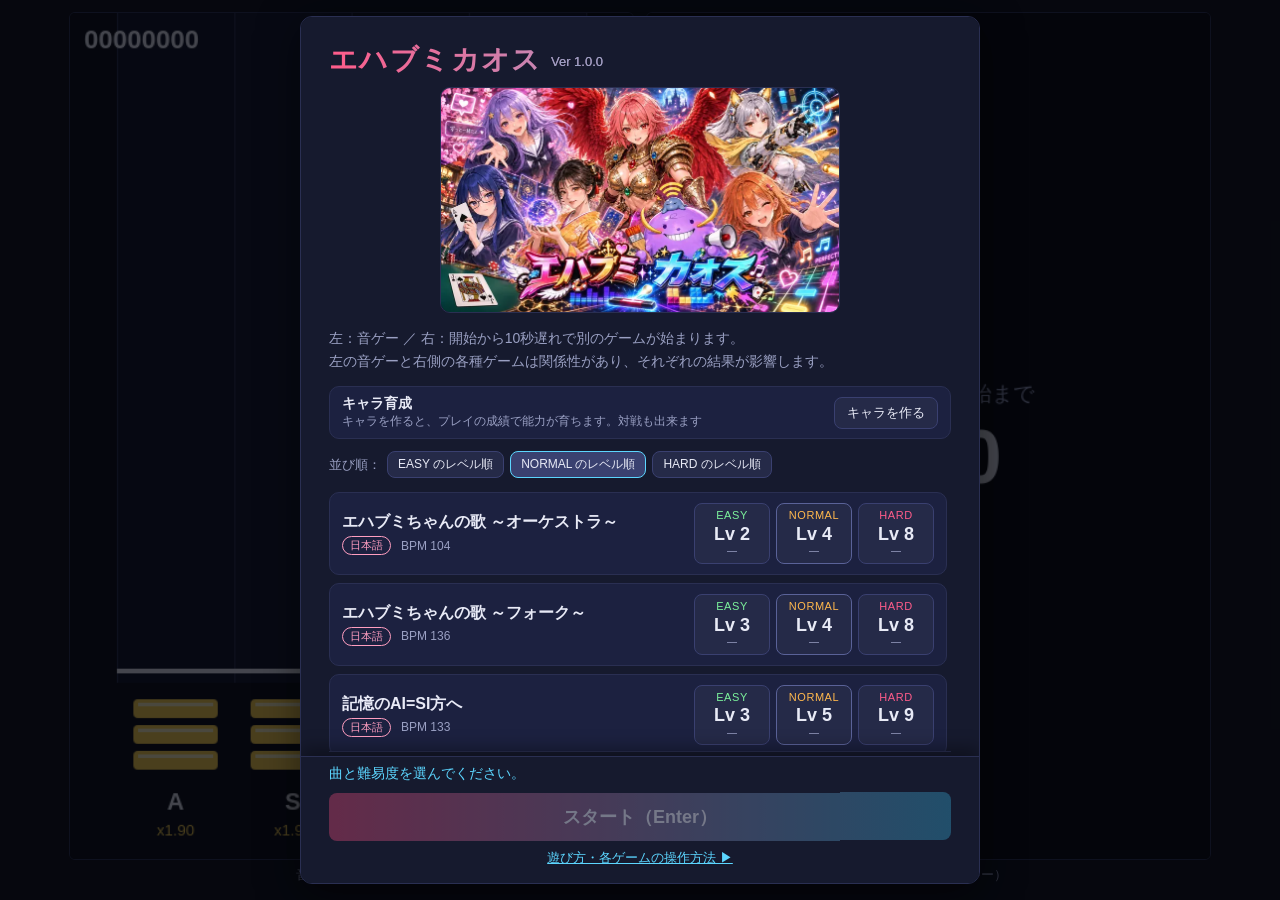
<file: index.html>
<!doctype html>
<html lang="ja">
<head>
<meta charset="utf-8">
<meta name="viewport" content="width=device-width, initial-scale=1">
<title>エハブミカオス</title>
<link rel="stylesheet" href="css/style.css">
</head>
<body>
<main id="stage">
  <section class="pane">
    <canvas id="rhythm" width="480" height="720"></canvas>
    <div class="pane-label">音ゲー（A S D F）</div>
  </section>
  <section class="pane">
    <canvas id="side" width="480" height="720"></canvas>
    <div class="pane-label" id="sideLabel">サイドゲーム（矢印キー）</div>
  </section>
</main>

<!-- スマホ・タブレット用のボタン（タッチ端末の時だけ表示）。操作ボタンは画面の下、一時停止は画面の上 -->
<div id="touchBar">
  <div class="touch-pad lanes">
    <button type="button" data-code="KeyA">A</button><button type="button" data-code="KeyS">S</button><button type="button" data-code="KeyD">D</button><button type="button" data-code="KeyF">F</button>
  </div>
  <div class="touch-pad arrows">
    <button type="button" data-code="ArrowLeft">←</button><button type="button" data-code="ArrowUp">↑</button><button type="button" data-code="ArrowRight">→</button><button type="button" data-code="ArrowDown">↓</button>
  </div>
</div>
<div class="touch-pad pause-pad"><button type="button" data-code="Escape">II 一時停止</button></div>

<div id="overlay">
  <div class="panel" id="menu">
    <h1>エハブミカオス <span class="version" data-version></span></h1>
    <img class="title-art" src="img/title.webp" width="800" height="451" alt="エハブミカオスのキャラクターたち">
    <p class="lead">左：音ゲー ／ 右：開始から10秒遅れで別のゲームが始まります。<br>
      左の音ゲーと右側の各種ゲームは関係性があり、それぞれの結果が影響します。</p>
    <div id="charBar" class="char-bar"></div>
    <div id="sortBar" class="sort-bar"></div>
    <div id="songList" class="song-list"></div>
    <p id="songHint" class="song-hint"></p>
    <label class="row option"><input type="checkbox" id="showLyrics" checked> 歌詞を背景に表示する</label>
    <!-- スタートはパネルの下に固定し、スクロールしなくても見えるようにする -->
    <div class="start-bar">
      <p id="status">曲と難易度を選んでください。</p>
      <button id="startBtn" type="button" class="primary" disabled>スタート（Enter）</button>
      <a class="help-link" href="help.html" target="_blank" rel="noopener">遊び方・各ゲームの操作方法 ▶</a>
    </div>
    <ul class="help">
      <li>音ゲー：<b>A S D F</b>（判定ラインでノーツに合わせて押す）</li>
      <li>右のゲーム：<b>矢印キー（← ↑ → ↓）だけ</b>で操作。シューティング / ブロック崩し / 格闘 / ブラックジャック / 恋愛シミュレーションが40秒ごとにランダムで切り替わり、1プレイに1度だけおみくじが出ます（操作は開始時に表示）</li>
      <li><b>Esc</b>：一時停止 ／ 再開</li>
    </ul>
    <p class="youtube-link">楽曲はYouTubeでも公開しています ▶
      <a href="https://www.youtube.com/playlist?list=PLaR7Ws9BldGE" target="_blank" rel="noopener noreferrer">YouTube の再生リストを開く</a>
    </p>
  </div>
  <div class="panel hidden" id="result"></div>
  <div class="panel hidden" id="chars"></div>
  <div class="panel hidden" id="battle"></div>
</div>

<script src="js/config.js"></script>
<script src="songs/songs.js"></script>
<script src="js/core/eventBus.js"></script>
<script src="js/core/input.js"></script>
<script src="js/core/audioEngine.js"></script>
<script src="js/core/share.js"></script>
<script src="js/core/offline.js"></script>
<script src="js/rhythm/chartGenerator.js"></script>
<script src="js/rhythm/rhythmGame.js"></script>
<script src="js/side/sideGame.js"></script>
<script src="js/side/sideGameManager.js"></script>
<script src="js/side/games/shooter.js"></script>
<script src="js/side/games/breakout.js"></script>
<script src="js/side/games/fighter.js"></script>
<script src="js/side/games/blackjack.js"></script>
<script src="js/side/games/romance.js"></script>
<script src="js/side/games/omikuji.js"></script>
<script src="js/growth/character.js"></script>
<script src="js/growth/battle.js"></script>
<script src="js/growth/ui.js"></script>
<script src="js/main.js"></script>
</body>
</html>
</file>
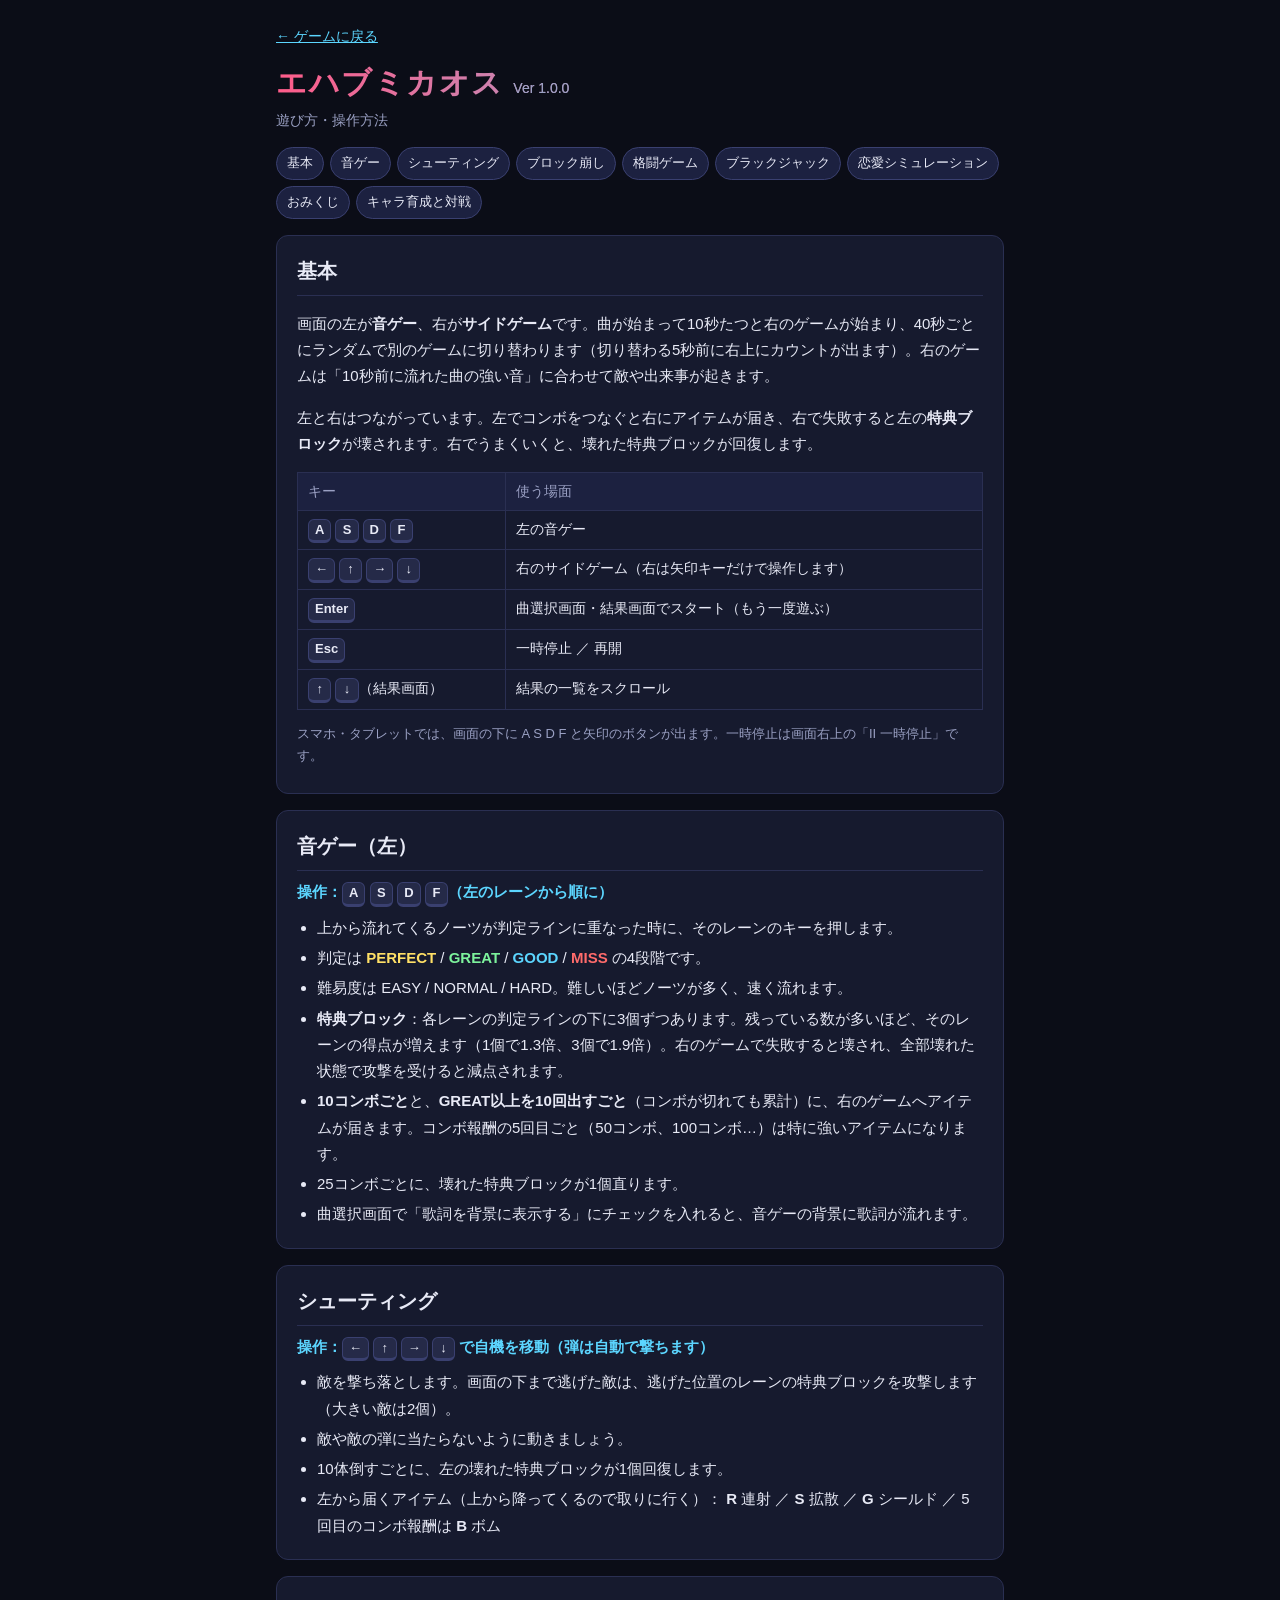
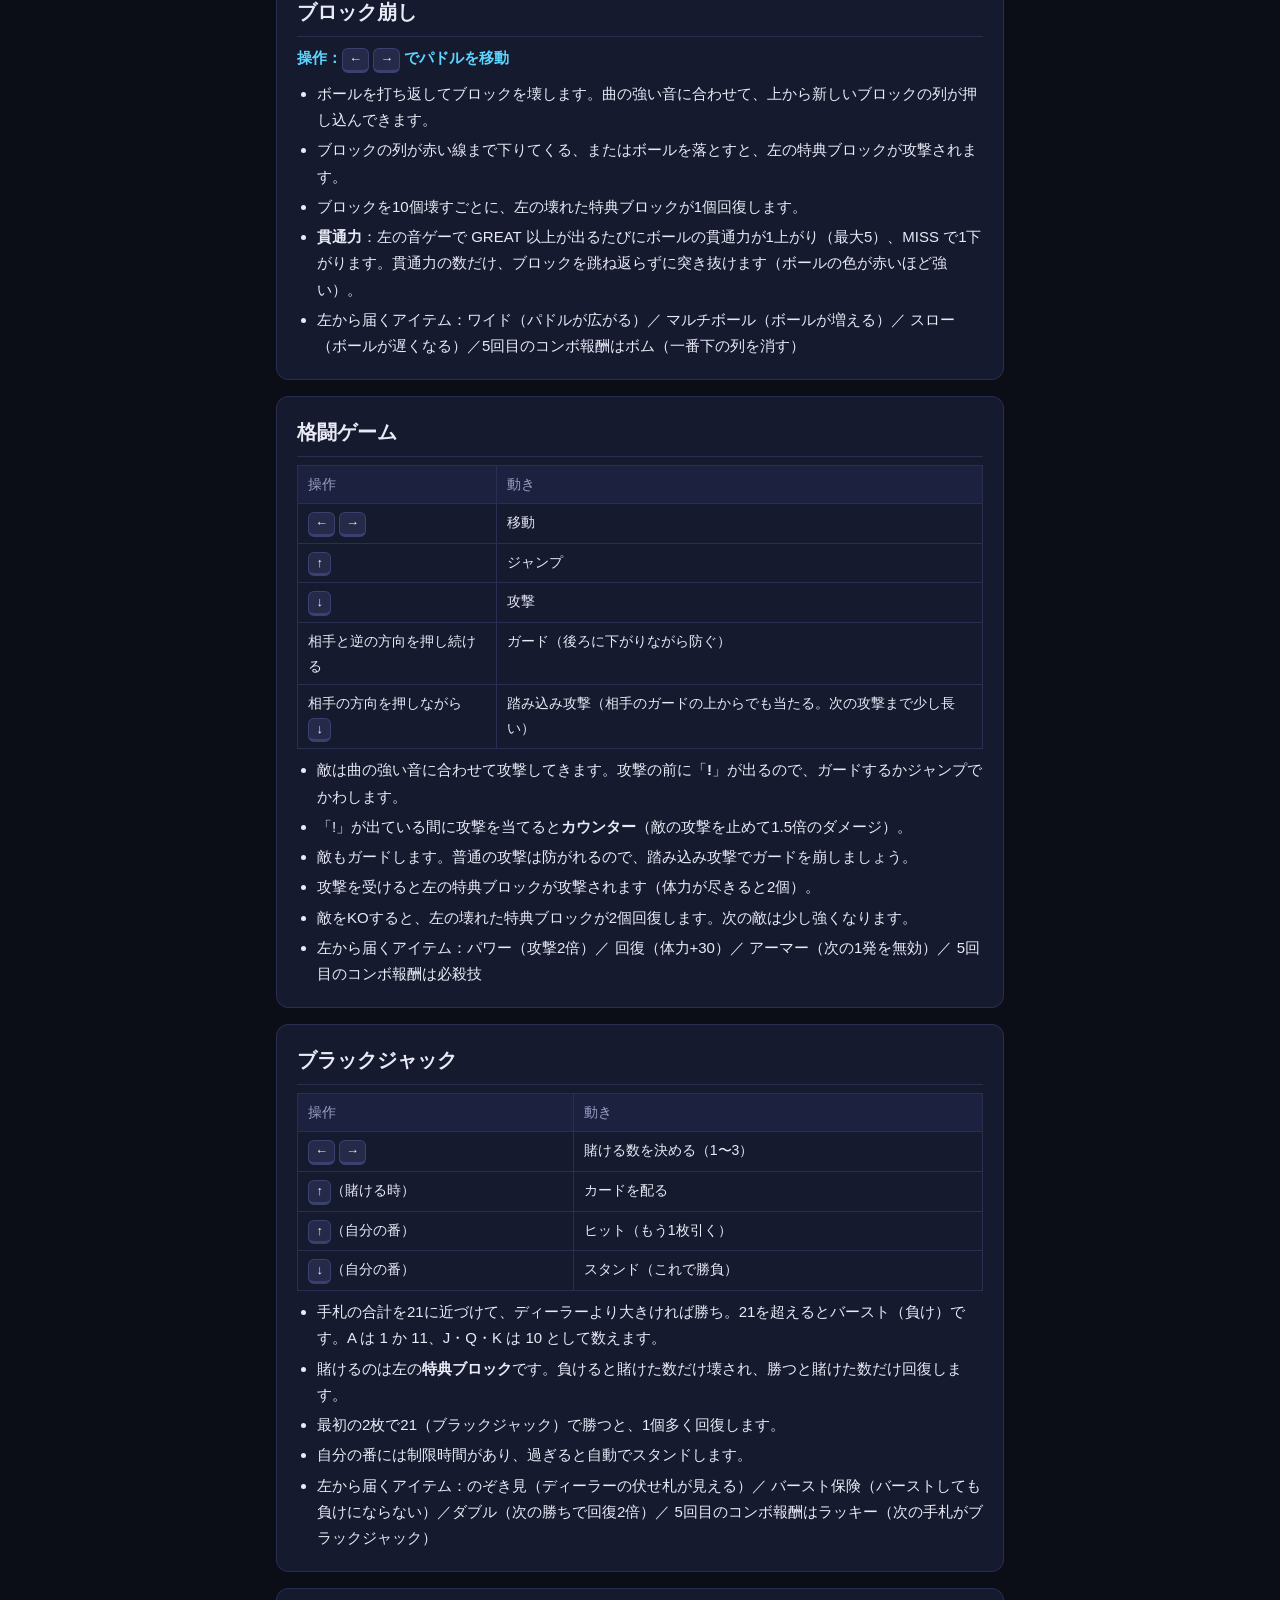
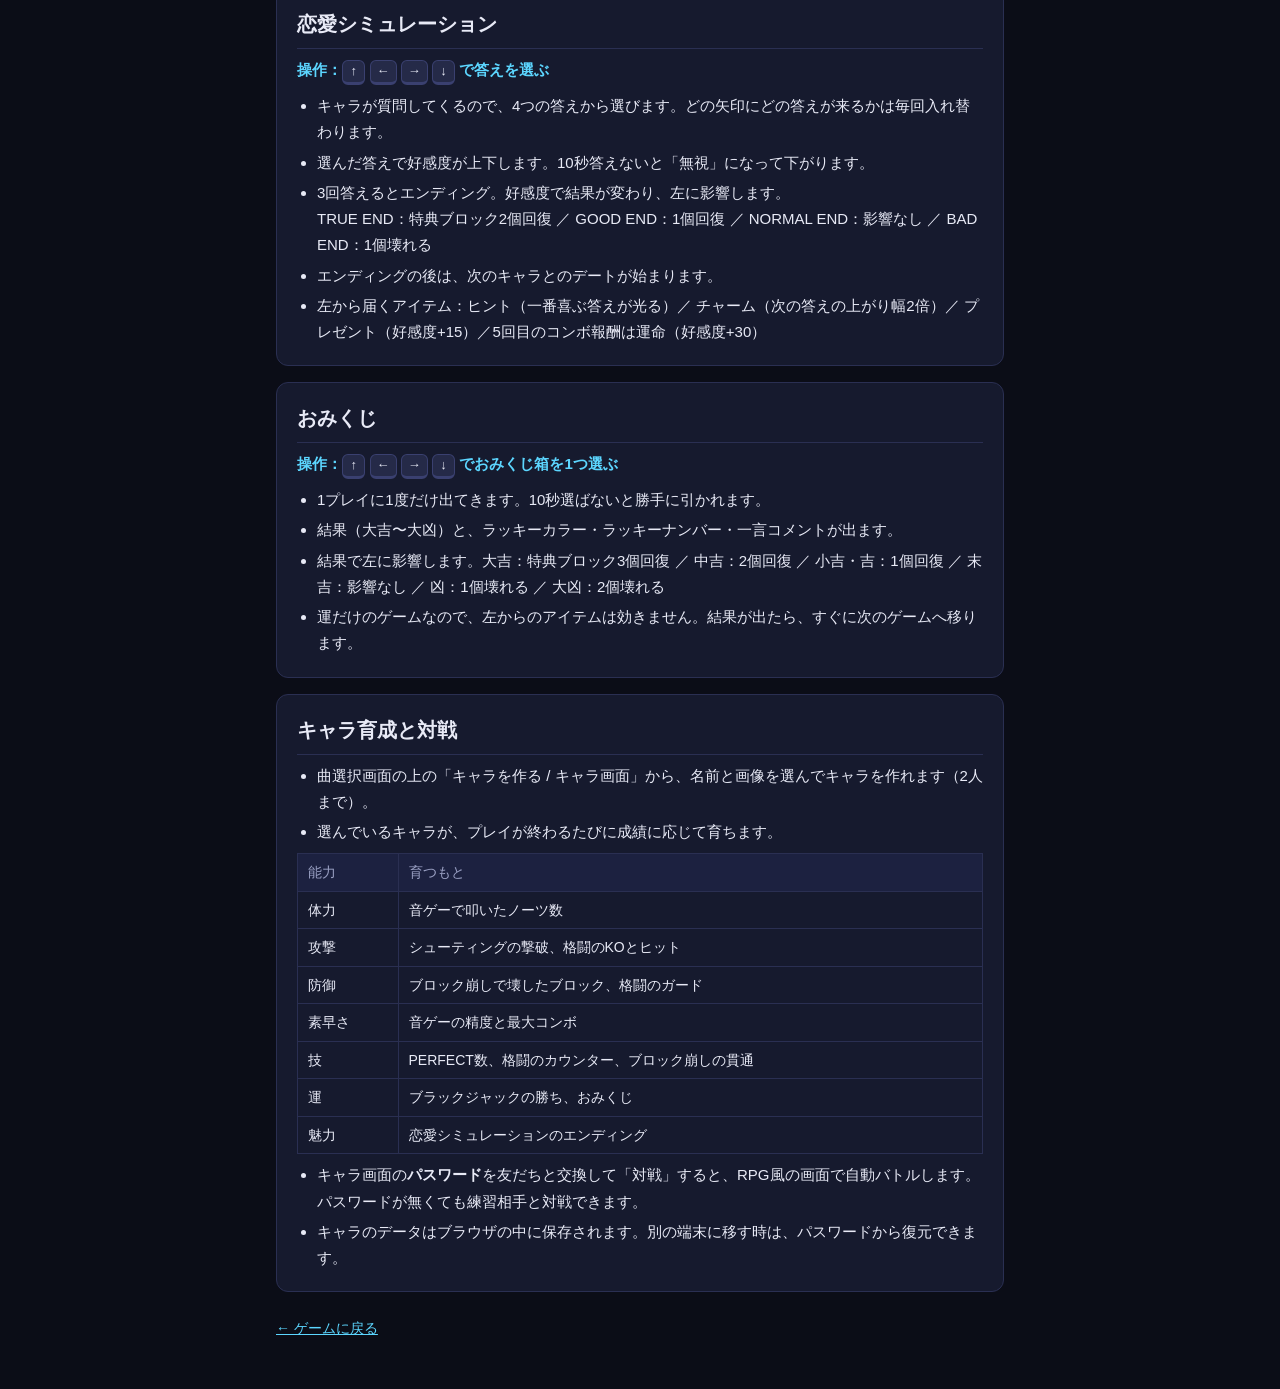
<file: help.html>
<!doctype html>
<html lang="ja">
<head>
<meta charset="utf-8">
<meta name="viewport" content="width=device-width, initial-scale=1">
<title>遊び方・操作方法 | エハブミカオス</title>
<link rel="stylesheet" href="css/style.css">
<link rel="stylesheet" href="css/help.css">
</head>
<body class="help-page">
<!-- 遊び方・操作方法のページ。最初の画面のスタートボタンの下からリンクしている。操作や数値を変えた時は、このページの説明も合わせて直すこと（各ゲームの js の先頭コメントが元） -->
<main class="help-doc">
  <p class="back"><a href="./">← ゲームに戻る</a></p>
  <h1>エハブミカオス <span class="version" data-version></span></h1>
  <p class="lead">遊び方・操作方法</p>

  <nav class="toc">
    <a href="#basic">基本</a>
    <a href="#rhythm">音ゲー</a>
    <a href="#shooter">シューティング</a>
    <a href="#breakout">ブロック崩し</a>
    <a href="#fighter">格闘ゲーム</a>
    <a href="#blackjack">ブラックジャック</a>
    <a href="#romance">恋愛シミュレーション</a>
    <a href="#omikuji">おみくじ</a>
    <a href="#chars">キャラ育成と対戦</a>
  </nav>

  <section id="basic">
    <h2>基本</h2>
    <p>画面の左が<b>音ゲー</b>、右が<b>サイドゲーム</b>です。曲が始まって10秒たつと右のゲームが始まり、40秒ごとにランダムで別のゲームに切り替わります（切り替わる5秒前に右上にカウントが出ます）。右のゲームは「10秒前に流れた曲の強い音」に合わせて敵や出来事が起きます。</p>
    <p>左と右はつながっています。左でコンボをつなぐと右にアイテムが届き、右で失敗すると左の<b>特典ブロック</b>が壊されます。右でうまくいくと、壊れた特典ブロックが回復します。</p>
    <table>
      <tr><th>キー</th><th>使う場面</th></tr>
      <tr><td><kbd>A</kbd> <kbd>S</kbd> <kbd>D</kbd> <kbd>F</kbd></td><td>左の音ゲー</td></tr>
      <tr><td><kbd>←</kbd> <kbd>↑</kbd> <kbd>→</kbd> <kbd>↓</kbd></td><td>右のサイドゲーム（右は矢印キーだけで操作します）</td></tr>
      <tr><td><kbd>Enter</kbd></td><td>曲選択画面・結果画面でスタート（もう一度遊ぶ）</td></tr>
      <tr><td><kbd>Esc</kbd></td><td>一時停止 ／ 再開</td></tr>
      <tr><td><kbd>↑</kbd> <kbd>↓</kbd>（結果画面）</td><td>結果の一覧をスクロール</td></tr>
    </table>
    <p class="note">スマホ・タブレットでは、画面の下に A S D F と矢印のボタンが出ます。一時停止は画面右上の「II 一時停止」です。</p>
  </section>

  <section id="rhythm">
    <h2>音ゲー（左）</h2>
    <p class="keys">操作：<kbd>A</kbd> <kbd>S</kbd> <kbd>D</kbd> <kbd>F</kbd>（左のレーンから順に）</p>
    <ul>
      <li>上から流れてくるノーツが判定ラインに重なった時に、そのレーンのキーを押します。</li>
      <li>判定は <b class="c-perfect">PERFECT</b> / <b class="c-great">GREAT</b> / <b class="c-good">GOOD</b> / <b class="c-miss">MISS</b> の4段階です。</li>
      <li>難易度は EASY / NORMAL / HARD。難しいほどノーツが多く、速く流れます。</li>
      <li><b>特典ブロック</b>：各レーンの判定ラインの下に3個ずつあります。残っている数が多いほど、そのレーンの得点が増えます（1個で1.3倍、3個で1.9倍）。右のゲームで失敗すると壊され、全部壊れた状態で攻撃を受けると減点されます。</li>
      <li><b>10コンボごと</b>と、<b>GREAT以上を10回出すごと</b>（コンボが切れても累計）に、右のゲームへアイテムが届きます。コンボ報酬の5回目ごと（50コンボ、100コンボ…）は特に強いアイテムになります。</li>
      <li>25コンボごとに、壊れた特典ブロックが1個直ります。</li>
      <li>曲選択画面で「歌詞を背景に表示する」にチェックを入れると、音ゲーの背景に歌詞が流れます。</li>
    </ul>
  </section>

  <section id="shooter">
    <h2>シューティング</h2>
    <p class="keys">操作：<kbd>←</kbd> <kbd>↑</kbd> <kbd>→</kbd> <kbd>↓</kbd> で自機を移動（弾は自動で撃ちます）</p>
    <ul>
      <li>敵を撃ち落とします。画面の下まで逃げた敵は、逃げた位置のレーンの特典ブロックを攻撃します（大きい敵は2個）。</li>
      <li>敵や敵の弾に当たらないように動きましょう。</li>
      <li>10体倒すごとに、左の壊れた特典ブロックが1個回復します。</li>
      <li>左から届くアイテム（上から降ってくるので取りに行く）：
        <b>R</b> 連射 ／ <b>S</b> 拡散 ／ <b>G</b> シールド ／ 5回目のコンボ報酬は <b>B</b> ボム</li>
    </ul>
  </section>

  <section id="breakout">
    <h2>ブロック崩し</h2>
    <p class="keys">操作：<kbd>←</kbd> <kbd>→</kbd> でパドルを移動</p>
    <ul>
      <li>ボールを打ち返してブロックを壊します。曲の強い音に合わせて、上から新しいブロックの列が押し込んできます。</li>
      <li>ブロックの列が赤い線まで下りてくる、またはボールを落とすと、左の特典ブロックが攻撃されます。</li>
      <li>ブロックを10個壊すごとに、左の壊れた特典ブロックが1個回復します。</li>
      <li><b>貫通力</b>：左の音ゲーで GREAT 以上が出るたびにボールの貫通力が1上がり（最大5）、MISS で1下がります。貫通力の数だけ、ブロックを跳ね返らずに突き抜けます（ボールの色が赤いほど強い）。</li>
      <li>左から届くアイテム：ワイド（パドルが広がる）／ マルチボール（ボールが増える）／ スロー（ボールが遅くなる）／5回目のコンボ報酬はボム（一番下の列を消す）</li>
    </ul>
  </section>

  <section id="fighter">
    <h2>格闘ゲーム</h2>
    <table>
      <tr><th>操作</th><th>動き</th></tr>
      <tr><td><kbd>←</kbd> <kbd>→</kbd></td><td>移動</td></tr>
      <tr><td><kbd>↑</kbd></td><td>ジャンプ</td></tr>
      <tr><td><kbd>↓</kbd></td><td>攻撃</td></tr>
      <tr><td>相手と逆の方向を押し続ける</td><td>ガード（後ろに下がりながら防ぐ）</td></tr>
      <tr><td>相手の方向を押しながら <kbd>↓</kbd></td><td>踏み込み攻撃（相手のガードの上からでも当たる。次の攻撃まで少し長い）</td></tr>
    </table>
    <ul>
      <li>敵は曲の強い音に合わせて攻撃してきます。攻撃の前に「<b>!</b>」が出るので、ガードするかジャンプでかわします。</li>
      <li>「!」が出ている間に攻撃を当てると<b>カウンター</b>（敵の攻撃を止めて1.5倍のダメージ）。</li>
      <li>敵もガードします。普通の攻撃は防がれるので、踏み込み攻撃でガードを崩しましょう。</li>
      <li>攻撃を受けると左の特典ブロックが攻撃されます（体力が尽きると2個）。</li>
      <li>敵をKOすると、左の壊れた特典ブロックが2個回復します。次の敵は少し強くなります。</li>
      <li>左から届くアイテム：パワー（攻撃2倍）／ 回復（体力+30）／ アーマー（次の1発を無効）／ 5回目のコンボ報酬は必殺技</li>
    </ul>
  </section>

  <section id="blackjack">
    <h2>ブラックジャック</h2>
    <table>
      <tr><th>操作</th><th>動き</th></tr>
      <tr><td><kbd>←</kbd> <kbd>→</kbd></td><td>賭ける数を決める（1〜3）</td></tr>
      <tr><td><kbd>↑</kbd>（賭ける時）</td><td>カードを配る</td></tr>
      <tr><td><kbd>↑</kbd>（自分の番）</td><td>ヒット（もう1枚引く）</td></tr>
      <tr><td><kbd>↓</kbd>（自分の番）</td><td>スタンド（これで勝負）</td></tr>
    </table>
    <ul>
      <li>手札の合計を21に近づけて、ディーラーより大きければ勝ち。21を超えるとバースト（負け）です。A は 1 か 11、J・Q・K は 10 として数えます。</li>
      <li>賭けるのは左の<b>特典ブロック</b>です。負けると賭けた数だけ壊され、勝つと賭けた数だけ回復します。</li>
      <li>最初の2枚で21（ブラックジャック）で勝つと、1個多く回復します。</li>
      <li>自分の番には制限時間があり、過ぎると自動でスタンドします。</li>
      <li>左から届くアイテム：のぞき見（ディーラーの伏せ札が見える）／ バースト保険（バーストしても負けにならない）／ダブル（次の勝ちで回復2倍）／ 5回目のコンボ報酬はラッキー（次の手札がブラックジャック）</li>
    </ul>
  </section>

  <section id="romance">
    <h2>恋愛シミュレーション</h2>
    <p class="keys">操作：<kbd>↑</kbd> <kbd>←</kbd> <kbd>→</kbd> <kbd>↓</kbd> で答えを選ぶ</p>
    <ul>
      <li>キャラが質問してくるので、4つの答えから選びます。どの矢印にどの答えが来るかは毎回入れ替わります。</li>
      <li>選んだ答えで好感度が上下します。10秒答えないと「無視」になって下がります。</li>
      <li>3回答えるとエンディング。好感度で結果が変わり、左に影響します。<br>TRUE END：特典ブロック2個回復 ／ GOOD END：1個回復 ／ NORMAL END：影響なし ／ BAD END：1個壊れる</li>
      <li>エンディングの後は、次のキャラとのデートが始まります。</li>
      <li>左から届くアイテム：ヒント（一番喜ぶ答えが光る）／ チャーム（次の答えの上がり幅2倍）／ プレゼント（好感度+15）／5回目のコンボ報酬は運命（好感度+30）</li>
    </ul>
  </section>

  <section id="omikuji">
    <h2>おみくじ</h2>
    <p class="keys">操作：<kbd>↑</kbd> <kbd>←</kbd> <kbd>→</kbd> <kbd>↓</kbd> でおみくじ箱を1つ選ぶ</p>
    <ul>
      <li>1プレイに1度だけ出てきます。10秒選ばないと勝手に引かれます。</li>
      <li>結果（大吉〜大凶）と、ラッキーカラー・ラッキーナンバー・一言コメントが出ます。</li>
      <li>結果で左に影響します。大吉：特典ブロック3個回復 ／ 中吉：2個回復 ／ 小吉・吉：1個回復 ／ 末吉：影響なし ／ 凶：1個壊れる ／ 大凶：2個壊れる</li>
      <li>運だけのゲームなので、左からのアイテムは効きません。結果が出たら、すぐに次のゲームへ移ります。</li>
    </ul>
  </section>

  <section id="chars">
    <h2>キャラ育成と対戦</h2>
    <ul>
      <li>曲選択画面の上の「キャラを作る / キャラ画面」から、名前と画像を選んでキャラを作れます（2人まで）。</li>
      <li>選んでいるキャラが、プレイが終わるたびに成績に応じて育ちます。</li>
    </ul>
    <table>
      <tr><th>能力</th><th>育つもと</th></tr>
      <tr><td>体力</td><td>音ゲーで叩いたノーツ数</td></tr>
      <tr><td>攻撃</td><td>シューティングの撃破、格闘のKOとヒット</td></tr>
      <tr><td>防御</td><td>ブロック崩しで壊したブロック、格闘のガード</td></tr>
      <tr><td>素早さ</td><td>音ゲーの精度と最大コンボ</td></tr>
      <tr><td>技</td><td>PERFECT数、格闘のカウンター、ブロック崩しの貫通</td></tr>
      <tr><td>運</td><td>ブラックジャックの勝ち、おみくじ</td></tr>
      <tr><td>魅力</td><td>恋愛シミュレーションのエンディング</td></tr>
    </table>
    <ul>
      <li>キャラ画面の<b>パスワード</b>を友だちと交換して「対戦」すると、RPG風の画面で自動バトルします。パスワードが無くても練習相手と対戦できます。</li>
      <li>キャラのデータはブラウザの中に保存されます。別の端末に移す時は、パスワードから復元できます。</li>
    </ul>
  </section>

  <p class="back bottom"><a href="./">← ゲームに戻る</a></p>
</main>
<script src="js/config.js"></script>
<script>
  document.querySelectorAll('[data-version]').forEach(el => { el.textContent = 'Ver ' + RG.version; });
</script>
</body>
</html>
</file>
<file: css/style.css>
:root {
  --bg: #0b0d17;
  --panel: #161a2e;
  --text: #e8eaf6;
  --muted: #9aa0c3;
  --accent: #5cd6ff;
  --accent2: #ff5c8a;
}
* { box-sizing: border-box; }
html, body { margin: 0; height: 100%; background: var(--bg); color: var(--text);
  font-family: "Segoe UI", "Hiragino Sans", "Yu Gothic UI", sans-serif; overflow: hidden; }

#stage { display: flex; justify-content: center; align-items: center; gap: 12px; height: 100%; padding: 12px; }
.pane { display: flex; flex-direction: column; align-items: center; gap: 6px; height: 100%; }
/* 縦横比 2:3 を保ったまま、画面の幅・高さのどちらにも収まる大きさにする（縦長のウィンドウでも縦に伸びない） */
.pane canvas { width: min(calc(50vw - 24px), calc((100vh - 52px) * 2 / 3)); height: auto; aspect-ratio: 2 / 3;
  background: #000; border: 1px solid #2a2f52; border-radius: 6px; image-rendering: auto; }
.pane-label { font-size: 13px; color: var(--muted); }

#overlay { position: fixed; inset: 0; display: flex; align-items: center; justify-content: center;
  background: rgba(5, 6, 12, 0.72); }
#overlay.hidden { display: none; }
.panel { background: var(--panel); border: 1px solid #2a2f52; border-radius: 12px; padding: 24px 28px;
  width: min(560px, calc(100vw - 32px)); box-shadow: 0 10px 40px rgba(0,0,0,.5); }
.panel.hidden { display: none; }
.panel h1 { margin: 0 0 8px; font-size: 28px; letter-spacing: .05em;
  background: linear-gradient(90deg, var(--accent2), var(--accent)); -webkit-background-clip: text; background-clip: text; color: transparent; }
/* タイトル画像：パネルの幅いっぱいだと大きすぎるので、高さを抑えて中央に */
.title-art { display: block; width: 100%; max-width: 400px; height: auto; margin: 2px auto 8px; border-radius: 10px;
  border: 1px solid #2a2f52; }
.lead { color: var(--muted); font-size: 14px; line-height: 1.6; }
.row { display: flex; align-items: center; gap: 12px; margin: 12px 0; flex-wrap: wrap; }
button, select { font: inherit; color: var(--text); background: #252a48; border: 1px solid #3a4070;
  border-radius: 8px; padding: 8px 14px; cursor: pointer; }
button:hover:not(:disabled) { background: #30365c; }
button:disabled { opacity: .45; cursor: not-allowed; }
button.primary { width: 100%; padding: 12px; font-size: 18px; font-weight: bold;
  background: linear-gradient(90deg, #c2416b, #2f8fb5); border: none; }
#status { min-height: 1.4em; color: var(--accent); font-size: 14px; }
.help { color: var(--muted); font-size: 13px; padding-left: 18px; margin: 16px 0 0; line-height: 1.7; }
.panel#menu { width: min(680px, calc(100vw - 32px)); max-height: calc(100vh - 32px); overflow-y: auto; }
/* 結果画面：見出しとボタンは固定し、成績の一覧だけをスクロールさせる */
.panel#result:not(.hidden) { display: flex; flex-direction: column; max-height: calc(100vh - 32px); }
.panel#result .result-grid { flex: 1 1 auto; min-height: 0; overflow-y: auto; padding-right: 8px; align-content: start; }
.share-preview { grid-column: 1 / -1; width: 100%; border-radius: 8px; margin-bottom: 8px; border: 1px solid #2a2f52; }
.share-bar { display: flex; flex-wrap: wrap; align-items: center; gap: 6px; margin-top: 12px; font-size: 13px; color: var(--muted); }
.share-bar button { font-size: 13px; padding: 6px 12px; }
.share-status { min-height: 1.2em; margin: 6px 0 0; font-size: 12px; color: var(--accent); }
.panel#result .scroll-hint { color: var(--muted); font-size: 12px; margin: 0; }
.song-list { display: flex; flex-direction: column; gap: 8px; margin: 14px 0; }
.song { display: grid; grid-template-columns: 1fr auto; align-items: center; gap: 8px 12px;
  background: #1c2140; border: 1px solid #2a2f52; border-radius: 10px; padding: 10px 12px; }
.song.selected { border-color: var(--accent); box-shadow: 0 0 0 1px var(--accent) inset; }
.song .title { font-weight: bold; }
.song .meta { color: var(--muted); font-size: 12px; display: flex; flex-wrap: wrap; align-items: center; gap: 4px; margin-top: 3px; }
.lang { font-size: 11px; line-height: 1; padding: 3px 7px; border-radius: 999px; border: 1px solid currentColor; }
.lang-ja { color: #ff9ec0; }
.lang-en { color: #5cd6ff; }
.lang-ko { color: #7cf29c; }
.lang-zh { color: #ffb84d; }
.lang-other { color: #c9cde8; }
.lang + .lang { margin-left: 0; }
.lang:last-of-type { margin-right: 6px; }
.diffs { display: flex; gap: 6px; }
.diff { display: flex; flex-direction: column; align-items: center; min-width: 76px; padding: 5px 8px; line-height: 1.25; }
.diff .name { font-size: 11px; letter-spacing: .05em; }
.diff .lv { font-size: 18px; font-weight: bold; }
.diff .best { font-size: 10px; color: var(--muted); font-variant-numeric: tabular-nums; }
.diff.easy .name { color: #7cf29c; }
.diff.normal .name { color: #ffb84d; }
.diff.hard .name { color: #ff5c8a; }
.diff.selected { background: #3a4170; border-color: var(--accent); }
.sort-bar { display: flex; align-items: center; gap: 6px; flex-wrap: wrap; margin-top: 12px; color: var(--muted); font-size: 13px; }
.sort-bar .sort { font-size: 12px; padding: 4px 10px; }
.sort-bar .sort.selected { background: #3a4170; border-color: var(--accent); color: var(--text); }
.diff.sortkey { border-color: #5a6298; }
/* 曲リストは縦を抑え（2〜3曲分）、下のスタートが目に入るようにする */
.song-list { max-height: min(30vh, 260px); overflow-y: auto; padding-right: 4px; margin-bottom: 4px;
  border-bottom: 1px solid #2a2f52; }
.song-hint { margin: 0 0 8px; font-size: 12px; color: var(--muted); text-align: center; }
/* スタート欄：メニューを下までスクロールしなくても常にパネルの下端に表示 */
.start-bar { position: sticky; bottom: -24px; z-index: 1; margin: 8px -28px 0; padding: 8px 28px 16px;
  background: var(--panel); border-top: 1px solid #2a2f52; box-shadow: 0 -8px 16px rgba(0,0,0,.35); }
.start-bar #status { margin: 0 0 8px; }
.help-link { display: block; margin-top: 8px; text-align: center; font-size: 13px; color: var(--accent); }
.help-link:hover { color: #9de8ff; }
/* タイトル横のバージョン表記（グラデーション文字の中でも読めるように色を付け直す） */
.panel h1 .version { font-size: 13px; letter-spacing: 0; font-weight: normal; vertical-align: middle;
  color: var(--muted); -webkit-text-fill-color: var(--muted); }
.custom { color: var(--muted); font-size: 13px; margin-bottom: 8px; }
.custom summary { cursor: pointer; }
.youtube-link { margin: 14px 0 0; padding-top: 12px; border-top: 1px solid #2a2f52; font-size: 13px; color: var(--muted); }
.youtube-link a { color: #ff7b7b; font-weight: bold; }
.youtube-link a:hover { color: #ffa0a0; }
.row.option { margin: 4px 0; color: var(--muted); font-size: 13px; gap: 6px; }
@media (max-width: 560px) { .song { grid-template-columns: 1fr; } }
.result-grid { display: grid; grid-template-columns: 1fr auto; gap: 4px 16px; margin: 12px 0 20px; font-size: 15px; }
.result-grid .v { text-align: right; font-variant-numeric: tabular-nums; }
.result-grid .h { grid-column: 1 / -1; margin-top: 10px; color: var(--muted); font-size: 13px; border-bottom: 1px solid #2a2f52; }

/* ---- キャラ育成 ---- */
.char-bar { display: flex; align-items: center; gap: 10px; margin-top: 12px; padding: 8px 12px;
  background: #1c2140; border: 1px solid #2a2f52; border-radius: 10px; }
.char-bar img { width: 44px; height: 44px; border-radius: 8px; object-fit: cover; }
.char-bar span { flex: 1; display: flex; flex-direction: column; font-size: 14px; }
.char-bar small { color: var(--muted); font-size: 12px; }
.char-bar button { font-size: 13px; padding: 6px 12px; }
.panel#chars, .panel#battle { width: min(640px, calc(100vw - 32px)); max-height: calc(100vh - 32px); overflow-y: auto; }
.chars-head { display: flex; justify-content: space-between; align-items: center; gap: 12px; }
.chars-head h2 { margin: 0; font-size: 22px; color: #ff9ec0; }
.chars-head button { font-size: 13px; padding: 6px 12px; }
.slots { display: flex; gap: 8px; margin: 14px 0 6px; }
.slot { flex: 1; display: flex; align-items: center; gap: 8px; font-size: 14px; }
.slot img { width: 28px; height: 28px; border-radius: 6px; object-fit: cover; }
.slot.selected { background: #3a4170; border-color: var(--accent); }
.chars-note { color: var(--muted); font-size: 12px; margin: 4px 0 10px; }
.chars-msg { min-height: 1.2em; color: var(--accent); font-size: 13px; margin: 10px 0 0; }
.chars-body h3 { margin: 6px 0 10px; font-size: 16px; }
.field { display: flex; flex-direction: column; gap: 6px; margin: 12px 0; font-size: 13px; color: var(--muted); }
.field input, .restore input { font: inherit; font-size: 15px; color: var(--text); background: #0f1224; border: 1px solid #3a4070;
  border-radius: 8px; padding: 8px 10px; flex: 1; min-width: 0; }
.avatar-list { display: flex; flex-wrap: wrap; gap: 8px; }
.avatar-pick { padding: 4px; border-radius: 10px; display: flex; flex-direction: column; align-items: center; gap: 3px; }
.avatar-pick img { display: block; width: 72px; height: 72px; border-radius: 8px; object-fit: cover; }
.avatar-pick span { font-size: 11px; color: var(--muted); max-width: 76px; overflow: hidden; text-overflow: ellipsis; white-space: nowrap; }
.avatar-pick.selected { border-color: var(--accent2); box-shadow: 0 0 0 2px var(--accent2); background: #3a2240; }
.restore { margin-top: 14px; color: var(--muted); font-size: 13px; }
.restore summary { cursor: pointer; }
.char-card { display: flex; gap: 16px; align-items: flex-start; }
.char-img { width: 150px; height: 150px; border-radius: 12px; object-fit: cover; border: 2px solid #ff9ec0; flex: none; }
.char-info { flex: 1; min-width: 0; }
.char-name { font-size: 22px; font-weight: bold; }
.char-name span { font-size: 14px; color: #ffe066; margin-left: 6px; }
.char-rec { color: var(--muted); font-size: 12px; margin: 2px 0; }
.char-rec + .stats { margin-top: 8px; }
.stat { display: grid; grid-template-columns: 4em 1fr 3em; align-items: center; gap: 8px; font-size: 13px; margin: 3px 0; }
.sbar { height: 8px; background: #0f1224; border-radius: 4px; overflow: hidden; }
.sbar i { display: block; height: 100%; background: linear-gradient(90deg, #2f8fb5, #5cd6ff); }
.sval { text-align: right; font-variant-numeric: tabular-nums; font-weight: bold; }
.pass-row code { flex: 1; min-width: 0; font-size: 15px; letter-spacing: .05em; color: #ffe066; background: #0f1224;
  border: 1px solid #3a4070; border-radius: 8px; padding: 8px 10px; word-break: break-all; user-select: all; }
button.fight { background: linear-gradient(90deg, #c2416b, #b5562f); border: none; font-weight: bold; }
@media (max-width: 560px) { .char-card { flex-direction: column; align-items: center; } .char-info { width: 100%; } }

/* ---- バトル画面（RPG風） ---- */
.battle-field { display: flex; align-items: center; justify-content: space-between; gap: 8px;
  padding: 18px 12px; border-radius: 10px; background: linear-gradient(#1a1440, #0b0a1c 70%, #241a12); }
.fighter { flex: 1; display: flex; flex-direction: column; align-items: center; gap: 6px; min-width: 0; }
.fighter img { width: min(170px, 34vw); aspect-ratio: 1; border-radius: 12px; object-fit: cover; border: 2px solid #c9cde8; background: #1c2140; }
.fname { font-weight: bold; font-size: 16px; }
.hpbar { width: 90%; height: 10px; background: #2a1830; border: 1px solid #c9cde8; border-radius: 5px; overflow: hidden; }
.hpbar i { display: block; height: 100%; background: #7cf29c; transition: width .35s; }
.hpbar i.low { background: #ff6b6b; }
.hpnum { font-size: 12px; color: var(--muted); font-variant-numeric: tabular-nums; }
.vs { font-size: 26px; font-weight: bold; color: #ffe066; }
.fighter.hit img { animation: hit .4s; }
.fighter.down img { filter: grayscale(1) brightness(.5); transition: filter .6s; }
.fighter.a.act img { animation: lunge-a .35s; }
.fighter.b.act img { animation: lunge-b .35s; }
@keyframes hit { 0%, 100% { transform: translateX(0); filter: none; } 20% { transform: translateX(-8px); filter: brightness(2) saturate(0); } 50% { transform: translateX(8px); } 80% { transform: translateX(-4px); } }
@keyframes lunge-a { 50% { transform: translateX(18px); } }
@keyframes lunge-b { 50% { transform: translateX(-18px); } }
.battle-msg { margin-top: 12px; min-height: 6.4em; padding: 12px 16px; background: #000; color: #fff; font-size: 16px; line-height: 1.6;
  border: 3px double #fff; border-radius: 8px; }
.battle-msg.win { border-color: #ffe066; }
.battle-msg.lose { border-color: #8fa0d8; }
.battle-buttons button { flex: 1; }
.trainers { gap: 8px; margin: 0; }
.trainer { flex: 1; display: flex; flex-direction: column; align-items: center; gap: 2px; font-weight: bold; }
.trainer small { font-weight: normal; font-size: 11px; color: var(--muted); }
.battle-song { color: #ff9ec0; font-size: 13px; margin: 0 0 8px; min-height: 1.2em; }

/* ---- スマホ・タブレット用のボタン（タッチ端末の時だけ表示） ---- */
#touchBar, .touch-pad { display: none; }
#overlay { z-index: 10; }
body.touch { display: flex; flex-direction: column; }
body.touch #stage { flex: 1 1 auto; min-height: 0; gap: 6px; padding: 6px; }
body.touch .pane-label { display: none; }   /* 画面を広く使うため、タッチ端末では下の説明を出さない */
body.touch .pane canvas { height: auto; max-width: none; margin: auto 0;
  width: min(calc(50vw - 9px), calc((100vh - 90px) * 2 / 3), calc((100dvh - 90px) * 2 / 3)); }
/* 操作ボタンは画面の一番下にまとめる（横向き・タブレットは左に A S D F、右に矢印） */
body.touch #touchBar { display: flex; gap: 6px; padding: 0 6px 6px; flex: none; }
body.touch .touch-pad { display: flex; gap: 6px; flex: 1; height: 64px; touch-action: none;
  -webkit-user-select: none; user-select: none; -webkit-touch-callout: none; }
.touch-pad button { flex: 1; min-width: 0; padding: 0; font-size: 24px; font-weight: bold; border-radius: 12px;
  background: #1c2140; border: 2px solid #3a4070; touch-action: none; -webkit-tap-highlight-color: transparent; }
.touch-pad.lanes button { color: #ffe066; }
.touch-pad.arrows button { color: #5cd6ff; }
.touch-pad button.on { background: #3a4170; border-color: var(--accent); transform: scale(.96); }
/* 一時停止は画面の右上 */
body.touch .touch-pad.pause-pad { position: fixed; top: 6px; right: 6px; height: 34px; z-index: 5; }
.pause-pad button { flex: none; font-size: 13px; padding: 0 10px; color: var(--muted); background: rgba(28,33,64,.85); border-radius: 8px; }
/* 縦向きのスマホ（幅の狭い画面）では、ゲーム画面を上下に並べ、ボタンは一番下にまとめる。
   左に A S D F、右に矢印を、それぞれ2×2で並べる（左：A F / S D、右：↑ ↓ / ← →） */
@media (orientation: portrait) and (max-width: 600px) {
  body.touch #stage { flex-direction: column; justify-content: center; }
  body.touch .pane { height: auto; flex: 1 1 0; min-height: 0; justify-content: center; }
  body.touch .pane canvas { width: min(calc(100vw - 12px), calc((100vh - 142px) / 3), calc((100dvh - 142px) / 3)); }
  body.touch #touchBar .touch-pad { display: grid; grid-template-columns: 1fr 1fr; grid-template-rows: 56px 56px; height: auto; }
  body.touch .touch-pad [data-code="KeyA"] { grid-area: 1 / 1; }
  body.touch .touch-pad [data-code="KeyF"] { grid-area: 1 / 2; }
  body.touch .touch-pad [data-code="KeyS"] { grid-area: 2 / 1; }
  body.touch .touch-pad [data-code="KeyD"] { grid-area: 2 / 2; }
  body.touch .touch-pad [data-code="ArrowUp"] { grid-area: 1 / 1; }
  body.touch .touch-pad [data-code="ArrowDown"] { grid-area: 1 / 2; }
  body.touch .touch-pad [data-code="ArrowLeft"] { grid-area: 2 / 1; }
  body.touch .touch-pad [data-code="ArrowRight"] { grid-area: 2 / 2; }
}
</file>
<file: css/help.css>
/* 遊び方・操作方法のページ（help.html）。style.css の色をそのまま使い、ページはスクロールできるようにする */
html, body.help-page { height: auto; overflow: auto; }
.help-doc { max-width: 760px; margin: 0 auto; padding: 24px 16px 48px; line-height: 1.75; font-size: 15px; }
.help-doc h1 { margin: 8px 0 0; font-size: 30px; letter-spacing: .05em;
  background: linear-gradient(90deg, var(--accent2), var(--accent)); -webkit-background-clip: text; background-clip: text; color: transparent; }
.help-doc h1 .version { font-size: 14px; letter-spacing: 0; font-weight: normal; color: var(--muted); -webkit-text-fill-color: var(--muted); }
.help-doc .lead { margin: 0 0 16px; }
.help-doc a { color: var(--accent); }
.help-doc section { background: var(--panel); border: 1px solid #2a2f52; border-radius: 12px; padding: 4px 20px 12px; margin: 16px 0; }
.help-doc h2 { font-size: 20px; margin: 14px 0 8px; padding-bottom: 6px; border-bottom: 1px solid #2a2f52; }
.help-doc ul { padding-left: 20px; margin: 8px 0; }
.help-doc li { margin: 4px 0; }
.help-doc .keys { color: var(--accent); font-weight: bold; margin: 8px 0; }
.help-doc .note { color: var(--muted); font-size: 13px; }
.help-doc table { border-collapse: collapse; width: 100%; margin: 8px 0; font-size: 14px; }
.help-doc th, .help-doc td { border: 1px solid #2a2f52; padding: 6px 10px; text-align: left; vertical-align: top; }
.help-doc th { background: #1c2140; color: var(--muted); font-weight: normal; }
kbd { display: inline-block; min-width: 1.8em; padding: 0 6px; text-align: center; font-family: inherit; font-size: 13px; font-weight: bold;
  color: var(--text); background: #252a48; border: 1px solid #3a4070; border-bottom-width: 3px; border-radius: 6px; line-height: 1.6; }
.toc { display: flex; flex-wrap: wrap; gap: 6px; }
.toc a { font-size: 13px; padding: 4px 10px; border: 1px solid #3a4070; border-radius: 999px; background: #1c2140; text-decoration: none; color: var(--text); }
.toc a:hover { border-color: var(--accent); }
.back { margin: 0; font-size: 14px; }
.back.bottom { margin-top: 24px; }
.c-perfect { color: #ffe066; } .c-great { color: #7cf29c; } .c-good { color: #5cd6ff; } .c-miss { color: #ff6b6b; }
</file>
